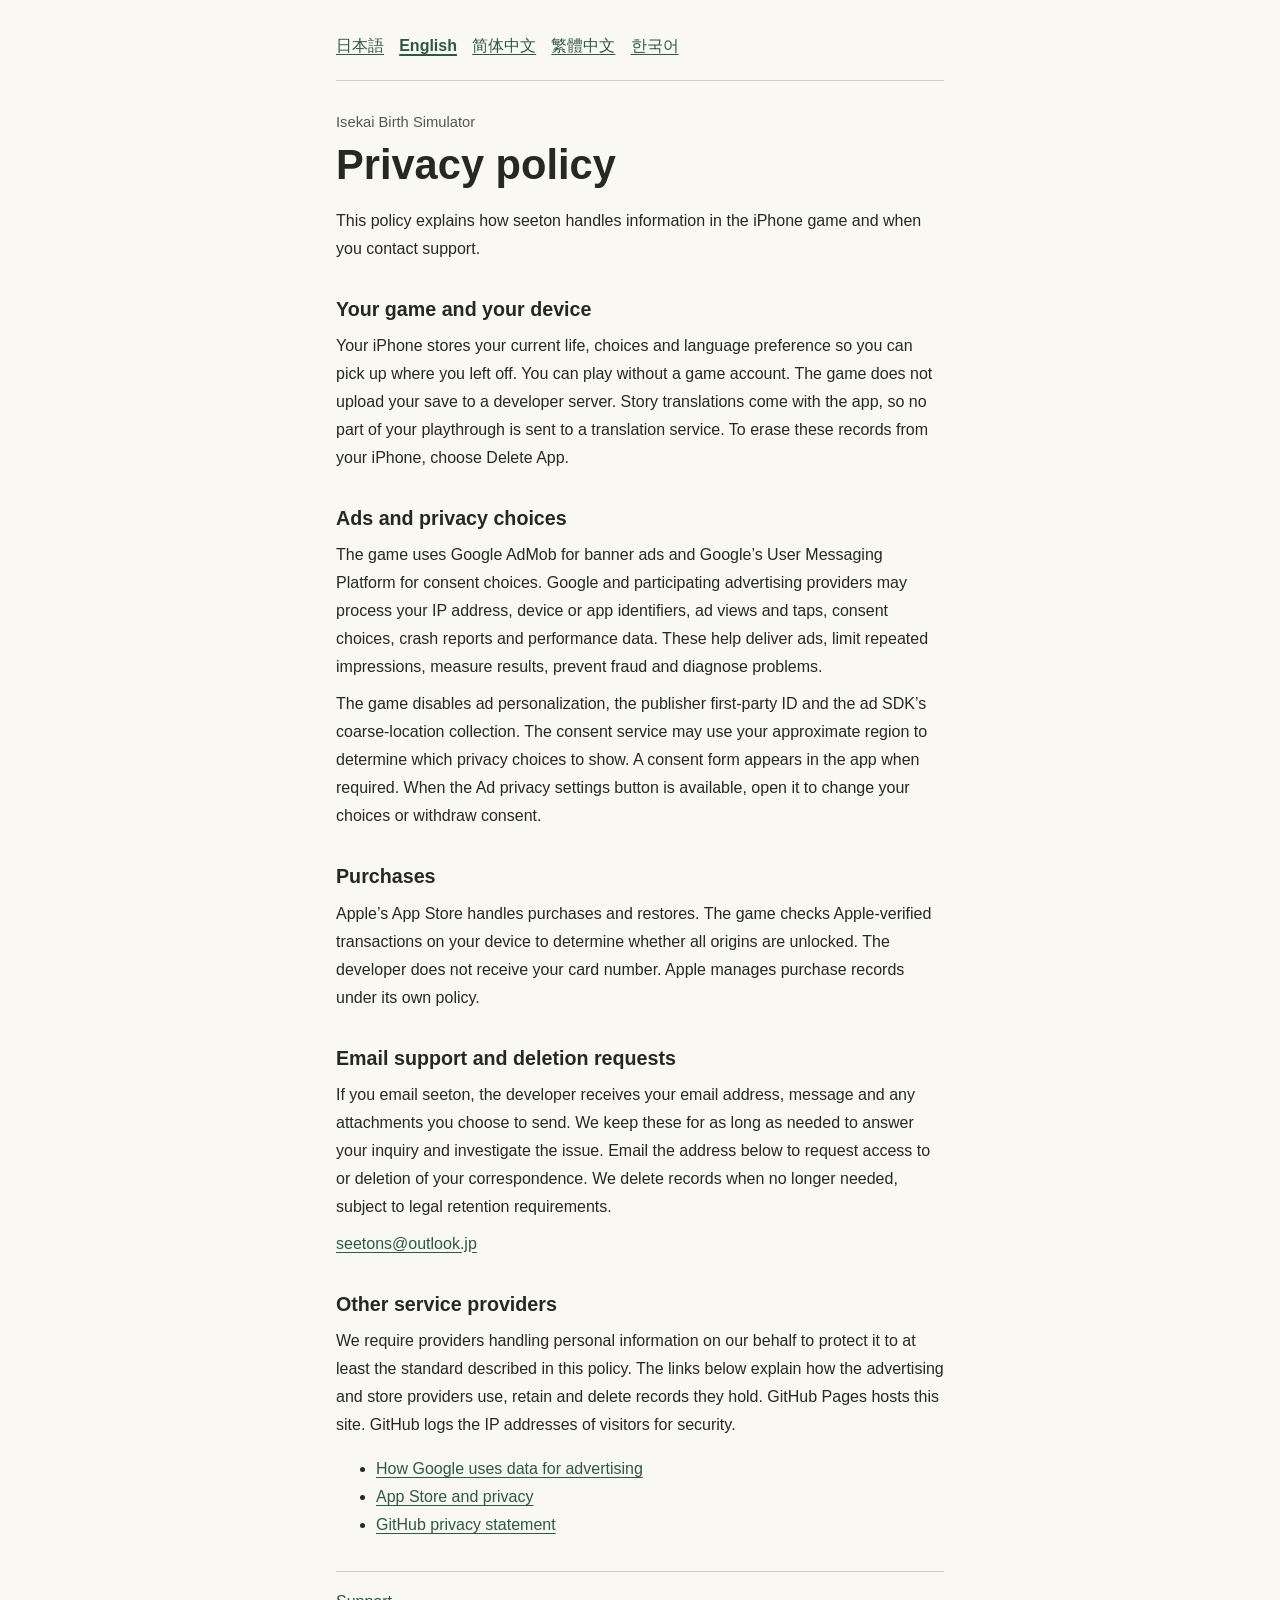
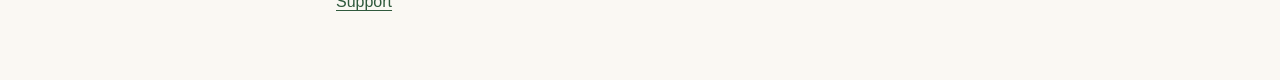
<file: isekai/privacy.html>
<!doctype html>
<html lang="ja">
<head>
<meta charset="utf-8">
<meta name="viewport" content="width=device-width, initial-scale=1">
<title>プライバシーポリシー · 異世界ライフシミュレーター</title>
<link rel="stylesheet" href="style.css">
<script src="language.js" defer></script>
</head>
<body>
<nav aria-label="Language"><a href="#ja" hreflang="ja" lang="ja">日本語</a>
<a href="#en" hreflang="en" lang="en">English</a>
<a href="#zh-Hans" hreflang="zh-Hans" lang="zh-Hans">简体中文</a>
<a href="#zh-Hant" hreflang="zh-Hant" lang="zh-Hant">繁體中文</a>
<a href="#ko" hreflang="ko" lang="ko">한국어</a></nav>
<main><article id="ja" lang="ja" data-title="プライバシーポリシー · 異世界ライフシミュレーター">
<p class="app">異世界ライフシミュレーター</p>
<h1>プライバシーポリシー</h1>
<p>seeton が提供する iPhone 版のゲームと、そのサポート窓口での情報の取り扱いを説明します。</p>
<h2>ゲームの記録</h2>
<p>進行中の人生、選んだ行動や設定言語は、続きから遊べるように iPhone 内に保存されます。ゲーム用のアカウントは不要です。開発者のサーバーへセーブデータを送信する機能はありません。物語の訳文もアプリに収録しているため、翻訳サービスにプレイ内容を送信することはありません。端末からこれらの記録を消すには、iPhone の「アプリを削除」を選んでください。</p>
<h2>広告とプライバシー設定</h2>
<p>バナー広告の配信に Google AdMob を、同意の確認に Google の User Messaging Platform を使用します。広告の配信、表示回数の制御、効果測定、不正防止、障害の診断のため、Google と広告配信に参加する事業者が、IP アドレス、端末やアプリの識別情報、広告の表示やタップ、同意の選択、クラッシュ・動作状況などのデータを扱う場合があります。</p>
<p>本アプリでは広告のパーソナライズ、パブリッシャーのファーストパーティ ID、広告 SDK のおおよその位置情報収集を無効にしています。同意管理サービスは、地域に応じた選択肢を表示するため、おおよその所在地を使用する場合があります。同意画面が必要な場合はアプリ内に表示されます。「広告のプライバシー設定」が表示されているときは、ここから選択を変更したり同意を撤回したりできます。</p>
<h2>出生の購入</h2>
<p>購入と復元は Apple の App Store が処理します。アプリは Apple が検証した取引情報を使い、全出生を利用できるかどうかを端末上で確認します。開発者がクレジットカード番号を受け取ることはありません。購入履歴は Apple のポリシーに従って管理されます。</p>
<h2>お問い合わせと削除の依頼</h2>
<p>メールでご連絡いただくと、seeton はメールアドレス、本文、ご自身で添付した資料を受け取り、返信や不具合の調査に必要な間保管します。お問い合わせ記録の開示・削除を希望される場合は、下のアドレスへご連絡ください。法令上保管が必要な記録を除き、不要になった情報は削除します。</p>
<p><a href="mailto:seetons@outlook.jp">seetons@outlook.jp</a></p>
<h2>外部サービス</h2>
<p>seeton は、個人情報の取り扱いを委託する事業者に、本ポリシーと同等以上の保護を求めます。広告・ストア各社が保有する記録の利用、保存期間、削除の手続きについては、以下の説明をご覧ください。このページは GitHub Pages で公開しており、アクセス元の IP アドレスは、セキュリティのため GitHub に記録されます。</p>
<ul><li><a href="https://policies.google.com/technologies/partner-sites">Google の広告サービスとデータの利用</a></li><li><a href="https://www.apple.com/legal/privacy/data/en/app-store/">App Store とプライバシー</a></li><li><a href="https://docs.github.com/en/site-policy/privacy-policies/github-general-privacy-statement">GitHub のプライバシー声明</a></li></ul>
<footer><a href="support.html#ja">サポート</a></footer>
</article>
<article id="en" lang="en" data-title="Privacy policy · Isekai Birth Simulator">
<p class="app">Isekai Birth Simulator</p>
<h1>Privacy policy</h1>
<p>This policy explains how seeton handles information in the iPhone game and when you contact support.</p>
<h2>Your game and your device</h2>
<p>Your iPhone stores your current life, choices and language preference so you can pick up where you left off. You can play without a game account. The game does not upload your save to a developer server. Story translations come with the app, so no part of your playthrough is sent to a translation service. To erase these records from your iPhone, choose Delete App.</p>
<h2>Ads and privacy choices</h2>
<p>The game uses Google AdMob for banner ads and Google’s User Messaging Platform for consent choices. Google and participating advertising providers may process your IP address, device or app identifiers, ad views and taps, consent choices, crash reports and performance data. These help deliver ads, limit repeated impressions, measure results, prevent fraud and diagnose problems.</p>
<p>The game disables ad personalization, the publisher first-party ID and the ad SDK’s coarse-location collection. The consent service may use your approximate region to determine which privacy choices to show. A consent form appears in the app when required. When the Ad privacy settings button is available, open it to change your choices or withdraw consent.</p>
<h2>Purchases</h2>
<p>Apple’s App Store handles purchases and restores. The game checks Apple-verified transactions on your device to determine whether all origins are unlocked. The developer does not receive your card number. Apple manages purchase records under its own policy.</p>
<h2>Email support and deletion requests</h2>
<p>If you email seeton, the developer receives your email address, message and any attachments you choose to send. We keep these for as long as needed to answer your inquiry and investigate the issue. Email the address below to request access to or deletion of your correspondence. We delete records when no longer needed, subject to legal retention requirements.</p>
<p><a href="mailto:seetons@outlook.jp">seetons@outlook.jp</a></p>
<h2>Other service providers</h2>
<p>We require providers handling personal information on our behalf to protect it to at least the standard described in this policy. The links below explain how the advertising and store providers use, retain and delete records they hold. GitHub Pages hosts this site. GitHub logs the IP addresses of visitors for security.</p>
<ul><li><a href="https://policies.google.com/technologies/partner-sites">How Google uses data for advertising</a></li><li><a href="https://www.apple.com/legal/privacy/data/en/app-store/">App Store and privacy</a></li><li><a href="https://docs.github.com/en/site-policy/privacy-policies/github-general-privacy-statement">GitHub privacy statement</a></li></ul>
<footer><a href="support.html#en">Support</a></footer>
</article>
<article id="zh-Hans" lang="zh-Hans" data-title="隐私政策 · 异世界人生模拟器">
<p class="app">异世界人生模拟器</p>
<h1>隐私政策</h1>
<p>本政策说明开发者 seeton 如何处理 iPhone 版游戏及玩家咨询中涉及的信息。</p>
<h2>游戏存档</h2>
<p>游戏会在 iPhone 上保存当前人生的进度、你的选择和语言偏好，让你下次继续游玩。游玩无需注册游戏账号。游戏不会把存档上传到开发者的服务器。所有译文都已包含在应用内，游玩内容不会发送给翻译服务。如需从 iPhone 中清除这些记录，请选择“删除 App”。</p>
<h2>广告与隐私选择</h2>
<p>游戏使用 Google AdMob 投放横幅广告，并通过 Google 的 User Messaging Platform 管理同意选项。为了投放广告、控制展示频率、衡量效果、防止欺诈及诊断故障，Google 和参与投放的广告服务商可能会处理 IP 地址、设备或应用标识符、广告展示和点击记录、同意选项、崩溃报告及性能数据。</p>
<p>本应用已停用广告个性化、发布商第一方标识符及广告 SDK 的大致位置收集功能。同意管理服务可能会根据你的大致位置显示适用于当地的隐私选项。需要征求同意时，游戏内会显示相应表单。当“广告隐私设置”按钮出现时，可在其中更改选择或撤回同意。</p>
<h2>购买出身</h2>
<p>购买和恢复购买均由 Apple 的 App Store 处理。游戏在设备上检查经 Apple 验证的交易信息，以确定是否已解锁全部出身。开发者不会收到你的银行卡号。购买记录由 Apple 按其政策管理。</p>
<h2>联系支持与申请删除</h2>
<p>如果你通过邮件联系 seeton，开发者会收到你的邮箱地址、邮件正文和你主动添加的附件。这些信息会保留至完成回复和问题调查所需的时间。如需查阅或删除往来邮件，请联系下方邮箱。除依法须保留的记录外，不再需要的信息会被删除。</p>
<p><a href="mailto:seetons@outlook.jp">seetons@outlook.jp</a></p>
<h2>第三方服务</h2>
<p>seeton 要求受托处理个人信息的服务商提供不低于本政策标准的保护。有关广告服务商和应用商店如何使用、保留及删除各自持有的记录，请参阅以下说明。本网站由 GitHub Pages 托管。为保障安全，GitHub 会记录访客的 IP 地址。</p>
<ul><li><a href="https://policies.google.com/technologies/partner-sites">Google 如何在广告服务中使用信息</a></li><li><a href="https://www.apple.com/legal/privacy/data/en/app-store/">App Store 与隐私</a></li><li><a href="https://docs.github.com/en/site-policy/privacy-policies/github-general-privacy-statement">GitHub 隐私声明</a></li></ul>
<footer><a href="support.html#zh-Hans">支持</a></footer>
</article>
<article id="zh-Hant" lang="zh-Hant" data-title="隱私權政策 · 異世界人生模擬器">
<p class="app">異世界人生模擬器</p>
<h1>隱私權政策</h1>
<p>本政策說明開發者 seeton 如何處理 iPhone 版遊戲及玩家來信中涉及的資料。</p>
<h2>遊戲存檔</h2>
<p>遊戲會在 iPhone 上儲存目前的人生進度、你做過的選擇及語言偏好，方便下次繼續遊玩。遊玩不需註冊遊戲帳號。遊戲不會將存檔上傳至開發者的伺服器。所有譯文都已收錄在 App 中，遊玩內容不會傳送給翻譯服務。如要從 iPhone 清除這些紀錄，請選擇「刪除 App」。</p>
<h2>廣告與隱私選擇</h2>
<p>遊戲使用 Google AdMob 刊登橫幅廣告，並透過 Google 的 User Messaging Platform 管理同意選項。為投放廣告、控制曝光頻率、衡量成效、防範詐欺及診斷故障，Google 和參與投放的廣告業者可能會處理 IP 位址、裝置或 App 識別碼、廣告曝光與點擊紀錄、同意選項、當機報告與效能資料。</p>
<p>本 App 已停用個人化廣告、發布商第一方識別碼，以及廣告 SDK 收集概略位置的功能。同意管理服務可能會使用你的概略位置，以顯示適用於當地的隱私選項。需要徵求同意時，遊戲內會顯示相關表單。如果出現「廣告隱私設定」按鈕，可以在當中變更選擇或撤回同意。</p>
<h2>購買出身</h2>
<p>購買與回復購買項目均由 Apple 的 App Store 處理。遊戲會在裝置上檢查經 Apple 驗證的交易資料，以判斷是否已解鎖全部出身。開發者不會收到你的信用卡號。購買紀錄由 Apple 依其政策管理。</p>
<h2>來信及刪除資料</h2>
<p>如果你寫信給 seeton，開發者會收到你的電子郵件地址、信件內容及你自行附上的檔案。這些資料只會保留到完成回覆及調查問題所需的時間。如需查閱或刪除往來信件，請聯絡下方信箱。除依法須保留的紀錄外，不再需要的資料會予以刪除。</p>
<p><a href="mailto:seetons@outlook.jp">seetons@outlook.jp</a></p>
<h2>第三方服務</h2>
<p>seeton 要求受託處理個人資料的服務商提供至少與本政策同等的保護。廣告業者和 App 商店如何使用、保存及刪除各自持有的紀錄，可參閱下方說明。本網站由 GitHub Pages 代管。基於安全考量，GitHub 會記錄訪客的 IP 位址。</p>
<ul><li><a href="https://policies.google.com/technologies/partner-sites">Google 如何在廣告服務中使用資料</a></li><li><a href="https://www.apple.com/legal/privacy/data/en/app-store/">App Store 與隱私權</a></li><li><a href="https://docs.github.com/en/site-policy/privacy-policies/github-general-privacy-statement">GitHub 隱私權聲明</a></li></ul>
<footer><a href="support.html#zh-Hant">支援</a></footer>
</article>
<article id="ko" lang="ko" data-title="개인정보 처리방침 · 이세계 인생 시뮬레이터">
<p class="app">이세계 인생 시뮬레이터</p>
<h1>개인정보 처리방침</h1>
<p>이 방침은 개발자 seeton이 iPhone 게임과 고객 문의를 통해 어떤 정보를 어떻게 처리하는지 설명합니다.</p>
<h2>게임 기록</h2>
<p>현재 진행 중인 삶, 게임 속 선택, 언어 설정은 다음에 이어서 플레이할 수 있도록 iPhone에 저장됩니다. 게임 계정 없이 플레이할 수 있습니다. 게임은 저장 데이터를 개발자 서버에 전송하지 않습니다. 번역문이 앱에 포함되어 있어 플레이 내용이 번역 서비스에 전달되는 일도 없습니다. 기기에서 이 기록을 지우려면 iPhone에서 ‘앱 삭제’를 선택하세요.</p>
<h2>광고 및 개인정보 설정</h2>
<p>게임은 배너 광고를 위해 Google AdMob을, 동의 선택을 관리하기 위해 Google의 User Messaging Platform을 사용합니다. 광고 제공, 노출 빈도 조절, 효과 측정, 부정행위 방지 및 오류 진단을 위해 Google과 광고 제공에 참여하는 업체가 IP 주소, 기기 또는 앱 식별자, 광고 노출 및 탭 기록, 동의 여부, 비정상 종료 및 성능 데이터를 처리할 수 있습니다.</p>
<p>앱은 광고 개인 최적화, 게시자 퍼스트 파티 ID, 광고 SDK의 대략적인 위치 수집 기능을 꺼 둡니다. 동의 관리 서비스는 지역에 맞는 개인정보 선택지를 표시하기 위해 대략적인 위치를 사용할 수 있습니다. 동의가 필요한 경우 게임 안에 동의 양식이 표시됩니다. ‘광고 개인정보 보호 설정’ 버튼이 보이면 이곳에서 선택 사항을 변경하거나 동의를 철회할 수 있습니다.</p>
<h2>출신 구입</h2>
<p>구입과 구입 내역 복원은 Apple의 App Store에서 처리합니다. 게임은 Apple에서 검증한 거래 정보를 기기에서 확인하여 모든 출신이 잠금 해제되었는지 판단합니다. 개발자가 카드 번호를 받는 일은 없습니다. 구입 내역은 Apple이 자체 방침에 따라 관리합니다.</p>
<h2>이메일 문의 및 삭제 요청</h2>
<p>seeton에게 이메일을 보내면 개발자는 이메일 주소, 본문 및 직접 첨부한 파일을 받습니다. 이 정보는 문의에 답하고 문제를 조사하는 데 필요한 기간 동안 보관합니다. 문의 기록의 열람이나 삭제를 원하시면 아래 주소로 요청해 주세요. 법령에 따라 보존해야 하는 기록을 제외하고, 더 이상 필요하지 않은 정보는 삭제합니다.</p>
<p><a href="mailto:seetons@outlook.jp">seetons@outlook.jp</a></p>
<h2>외부 서비스</h2>
<p>seeton은 개인정보 처리를 위탁받은 업체에 이 방침과 동등하거나 그 이상의 보호 수준을 요구합니다. 광고 서비스 제공업체와 앱 스토어가 각자 보유한 기록을 이용하고 보관하거나 삭제하는 방법은 아래에서 확인할 수 있습니다. 이 사이트는 GitHub Pages에서 제공합니다. GitHub는 보안을 위해 방문자의 IP 주소를 기록합니다.</p>
<ul><li><a href="https://policies.google.com/technologies/partner-sites">Google 광고 서비스의 정보 이용 방식</a></li><li><a href="https://www.apple.com/legal/privacy/data/en/app-store/">App Store 및 개인정보 보호</a></li><li><a href="https://docs.github.com/en/site-policy/privacy-policies/github-general-privacy-statement">GitHub 개인정보처리방침</a></li></ul>
<footer><a href="support.html#ko">고객 지원</a></footer>
</article></main>
</body>
</html>
</file>
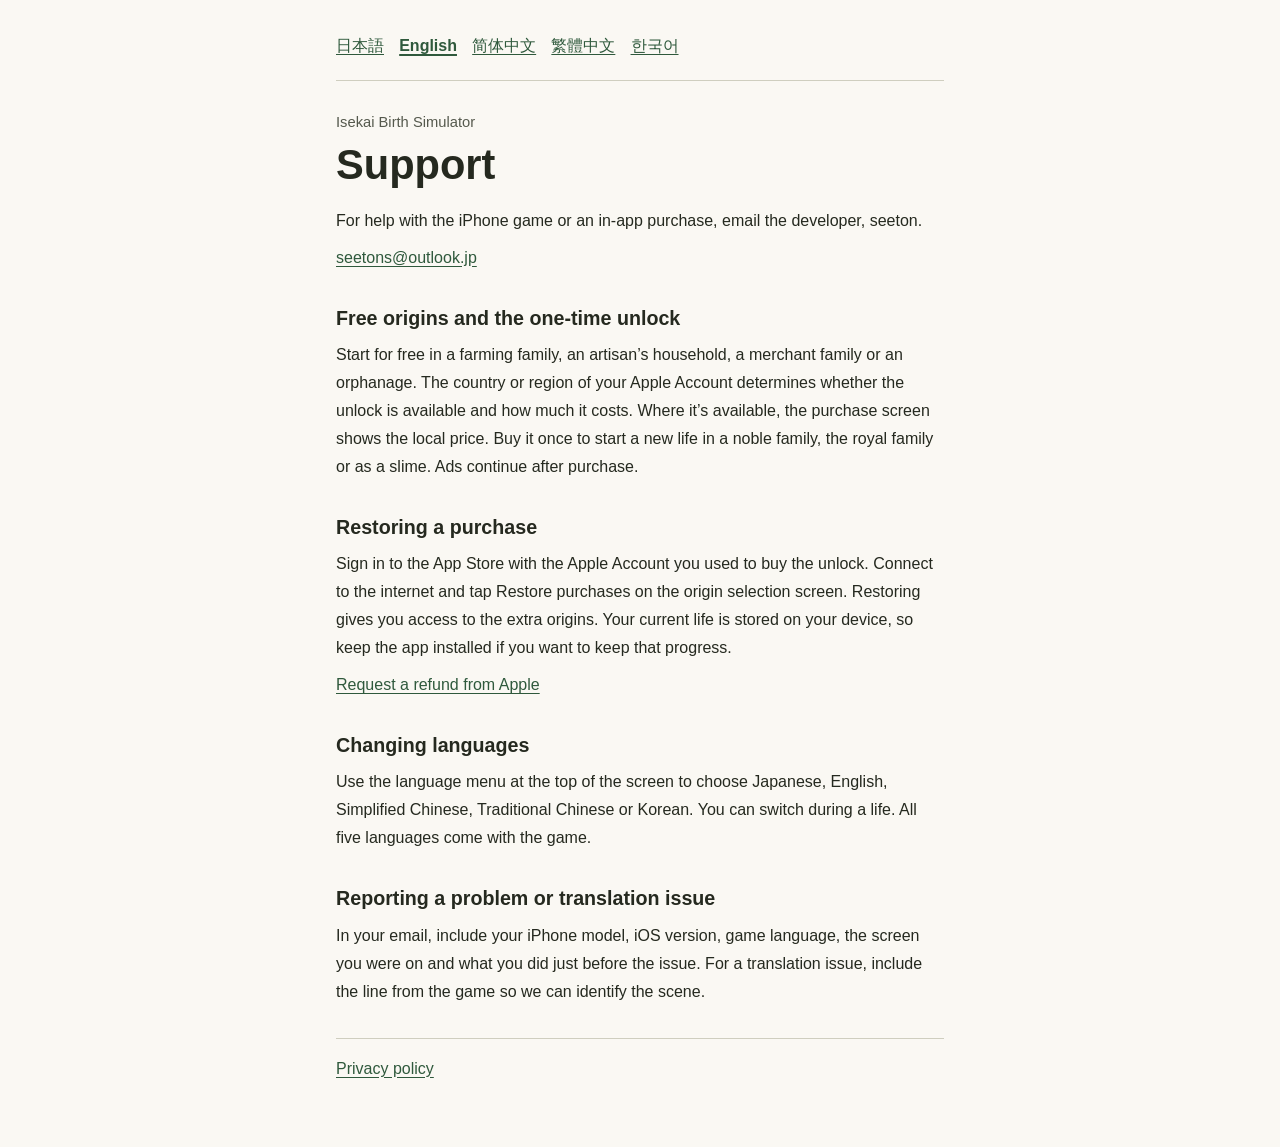
<file: isekai/support.html>
<!doctype html>
<html lang="ja">
<head>
<meta charset="utf-8">
<meta name="viewport" content="width=device-width, initial-scale=1">
<title>サポート · 異世界ライフシミュレーター</title>
<link rel="stylesheet" href="style.css">
<script src="language.js" defer></script>
</head>
<body>
<nav aria-label="Language"><a href="#ja" hreflang="ja" lang="ja">日本語</a>
<a href="#en" hreflang="en" lang="en">English</a>
<a href="#zh-Hans" hreflang="zh-Hans" lang="zh-Hans">简体中文</a>
<a href="#zh-Hant" hreflang="zh-Hant" lang="zh-Hant">繁體中文</a>
<a href="#ko" hreflang="ko" lang="ko">한국어</a></nav>
<main><article id="ja" lang="ja" data-title="サポート · 異世界ライフシミュレーター">
<p class="app">異世界ライフシミュレーター</p>
<h1>サポート</h1>
<p>iPhone 版の使い方や購入に関するお問い合わせは、開発者の seeton がメールで受け付けています。</p>
<p><a href="mailto:seetons@outlook.jp">seetons@outlook.jp</a></p>
<h2>無料で選べる出生と買い切り購入</h2>
<p>農家・職人の家・商家・孤児院の4種類で無料で始められます。「すべての出生を解放」の販売の有無と価格は、Apple Account の国または地域によって決まります。販売地域では、購入画面に表示された価格で一度購入すると、新しい人生で貴族の家・王家・スライムも選べます。購入後も広告は表示されます。</p>
<h2>購入した出生をもう一度使うには</h2>
<p>購入時と同じ Apple Account で App Store にサインインし、インターネットに接続してから、出生を選ぶ画面の「購入を復元」をタップしてください。復元の対象は追加の出生です。進行中の人生は端末に保存されるため、セーブが必要なときはアプリを削除しないでください。</p>
<p><a href="https://reportaproblem.apple.com/">Apple に返金を申請する</a></p>
<h2>言語の切り替え</h2>
<p>画面上部の言語メニューで日本語・英語・簡体字中国語・繁体字中国語・韓国語を選べます。同じ人生の途中でも切り替えられ、ダウンロードは不要です。</p>
<h2>不具合や翻訳のご連絡</h2>
<p>お使いの iPhone、iOS のバージョン、ゲーム内の言語、問題が起きた画面と直前の操作をメールでお知らせください。翻訳については、該当の文章を添えていただくと場面を特定しやすくなります。</p>
<footer><a href="privacy.html#ja">プライバシーポリシー</a></footer>
</article>
<article id="en" lang="en" data-title="Support · Isekai Birth Simulator">
<p class="app">Isekai Birth Simulator</p>
<h1>Support</h1>
<p>For help with the iPhone game or an in-app purchase, email the developer, seeton.</p>
<p><a href="mailto:seetons@outlook.jp">seetons@outlook.jp</a></p>
<h2>Free origins and the one-time unlock</h2>
<p>Start for free in a farming family, an artisan’s household, a merchant family or an orphanage. The country or region of your Apple Account determines whether the unlock is available and how much it costs. Where it’s available, the purchase screen shows the local price. Buy it once to start a new life in a noble family, the royal family or as a slime. Ads continue after purchase.</p>
<h2>Restoring a purchase</h2>
<p>Sign in to the App Store with the Apple Account you used to buy the unlock. Connect to the internet and tap Restore purchases on the origin selection screen. Restoring gives you access to the extra origins. Your current life is stored on your device, so keep the app installed if you want to keep that progress.</p>
<p><a href="https://reportaproblem.apple.com/">Request a refund from Apple</a></p>
<h2>Changing languages</h2>
<p>Use the language menu at the top of the screen to choose Japanese, English, Simplified Chinese, Traditional Chinese or Korean. You can switch during a life. All five languages come with the game.</p>
<h2>Reporting a problem or translation issue</h2>
<p>In your email, include your iPhone model, iOS version, game language, the screen you were on and what you did just before the issue. For a translation issue, include the line from the game so we can identify the scene.</p>
<footer><a href="privacy.html#en">Privacy policy</a></footer>
</article>
<article id="zh-Hans" lang="zh-Hans" data-title="支持 · 异世界人生模拟器">
<p class="app">异世界人生模拟器</p>
<h1>支持</h1>
<p>如果你在 iPhone 版游戏或应用内购买方面遇到问题，可以通过电子邮件联系开发者 seeton。</p>
<p><a href="mailto:seetons@outlook.jp">seetons@outlook.jp</a></p>
<h2>免费出身和一次性解锁</h2>
<p>免费即可从农家、工匠之家、商家或孤儿院开始。能否购买额外出身以及购买价格，取决于你的 Apple 账户所设的国家或地区。如果当地商店提供这项购买，购买界面会显示当地价格。购买一次，开始新人生时就能选择贵族之家、王室或史莱姆。购买后仍会显示广告。</p>
<h2>如何恢复购买</h2>
<p>使用购买时的 Apple 账户登录 App Store，连接网络，在选择出身的界面轻点“恢复购买”。恢复后即可再次使用额外出身。你当前的人生进度保存在设备上，想保留进度时请保留应用。</p>
<p><a href="https://reportaproblem.apple.com/">向 Apple 申请退款</a></p>
<h2>切换语言</h2>
<p>在画面顶部的语言菜单中，可选择日语、英语、简体中文、繁体中文或韩语。游玩途中也能切换，所有译文均已随游戏安装。</p>
<h2>反馈问题或翻译错误</h2>
<p>请在邮件中写明 iPhone 机型、iOS 版本、游戏语言、出现问题的界面及此前的操作。若要反馈翻译问题，请附上相关原句，方便我们找到对应场景。</p>
<footer><a href="privacy.html#zh-Hans">隐私政策</a></footer>
</article>
<article id="zh-Hant" lang="zh-Hant" data-title="支援 · 異世界人生模擬器">
<p class="app">異世界人生模擬器</p>
<h1>支援</h1>
<p>對 iPhone 版遊戲或 App 內購買項目有疑問時，可透過電子郵件聯絡開發者 seeton。</p>
<p><a href="mailto:seetons@outlook.jp">seetons@outlook.jp</a></p>
<h2>免費出身與一次購買</h2>
<p>你可以免費投生在農家、工匠之家、商家或孤兒院。能否購買額外出身及其價格，取決於你的 Apple 帳號所設定的國家或地區。如果當地商店有販售，購買畫面會顯示當地價格。購買一次後，開始新人生時就能選擇貴族之家、王室或史萊姆。購買後仍會顯示廣告。</p>
<h2>如何回復購買項目</h2>
<p>使用當時購買的 Apple 帳號登入 App Store，連上網路後，在選擇出身的畫面點選「回復購買項目」。回復後即可再次使用額外的出身。目前的人生進度儲存在裝置上，若想保留進度，請保留 App。</p>
<p><a href="https://reportaproblem.apple.com/">向 Apple 申請退款</a></p>
<h2>切換語言</h2>
<p>在畫面頂端的語言選單，可以選擇日文、英文、簡體中文、繁體中文或韓文。即使玩到一半也能切換，所有譯文都已隨遊戲安裝。</p>
<h2>回報問題或翻譯錯誤</h2>
<p>請在信中註明 iPhone 機型、iOS 版本、遊戲語言、發生問題的畫面，以及當時做了哪些操作。如果是翻譯問題，請附上遊戲中的句子，方便我們找到對應的場景。</p>
<footer><a href="privacy.html#zh-Hant">隱私權政策</a></footer>
</article>
<article id="ko" lang="ko" data-title="고객 지원 · 이세계 인생 시뮬레이터">
<p class="app">이세계 인생 시뮬레이터</p>
<h1>고객 지원</h1>
<p>iPhone 게임 이용이나 앱 내 구입에 관해 궁금한 점은 개발자 seeton에게 이메일로 문의해 주세요.</p>
<p><a href="mailto:seetons@outlook.jp">seetons@outlook.jp</a></p>
<h2>무료 출신과 한 번으로 끝나는 구입</h2>
<p>농가, 장인의 집, 상인의 집, 고아원에서 무료로 시작할 수 있습니다. 추가 출신의 구입 가능 여부와 가격은 Apple 계정에 설정된 국가 또는 지역에 따라 달라집니다. 이 상품을 판매하는 지역에서는 구입 화면에 현지 가격이 표시됩니다. 한 번 구입하면 새로운 삶을 시작할 때 귀족 가문, 왕가, 슬라임도 선택할 수 있습니다. 구입 후에도 광고는 계속 표시됩니다.</p>
<h2>구입한 출신 복원하기</h2>
<p>구입할 때 사용한 Apple 계정으로 App Store에 로그인하세요. 인터넷에 연결한 뒤 출신 선택 화면에서 ‘구매 복원’을 누르면 추가 출신을 다시 이용할 수 있습니다. 진행 중인 삶은 기기에 저장되므로 진행 상황을 유지하려면 앱을 삭제하지 마세요.</p>
<p><a href="https://reportaproblem.apple.com/">Apple에 환불 요청하기</a></p>
<h2>언어 바꾸기</h2>
<p>화면 상단의 언어 메뉴에서 일본어, 영어, 중국어 간체, 중국어 번체 또는 한국어를 선택하세요. 플레이 도중에도 바꿀 수 있으며, 모든 번역문이 게임에 포함되어 있습니다.</p>
<h2>오류 및 번역 제보</h2>
<p>iPhone 모델, iOS 버전, 게임 언어, 문제가 발생한 화면과 직전에 한 조작을 이메일에 적어 주세요. 번역 관련 문의에는 해당 문장을 함께 적어 주시면 장면을 찾는 데 도움이 됩니다.</p>
<footer><a href="privacy.html#ko">개인정보 처리방침</a></footer>
</article></main>
</body>
</html>
</file>
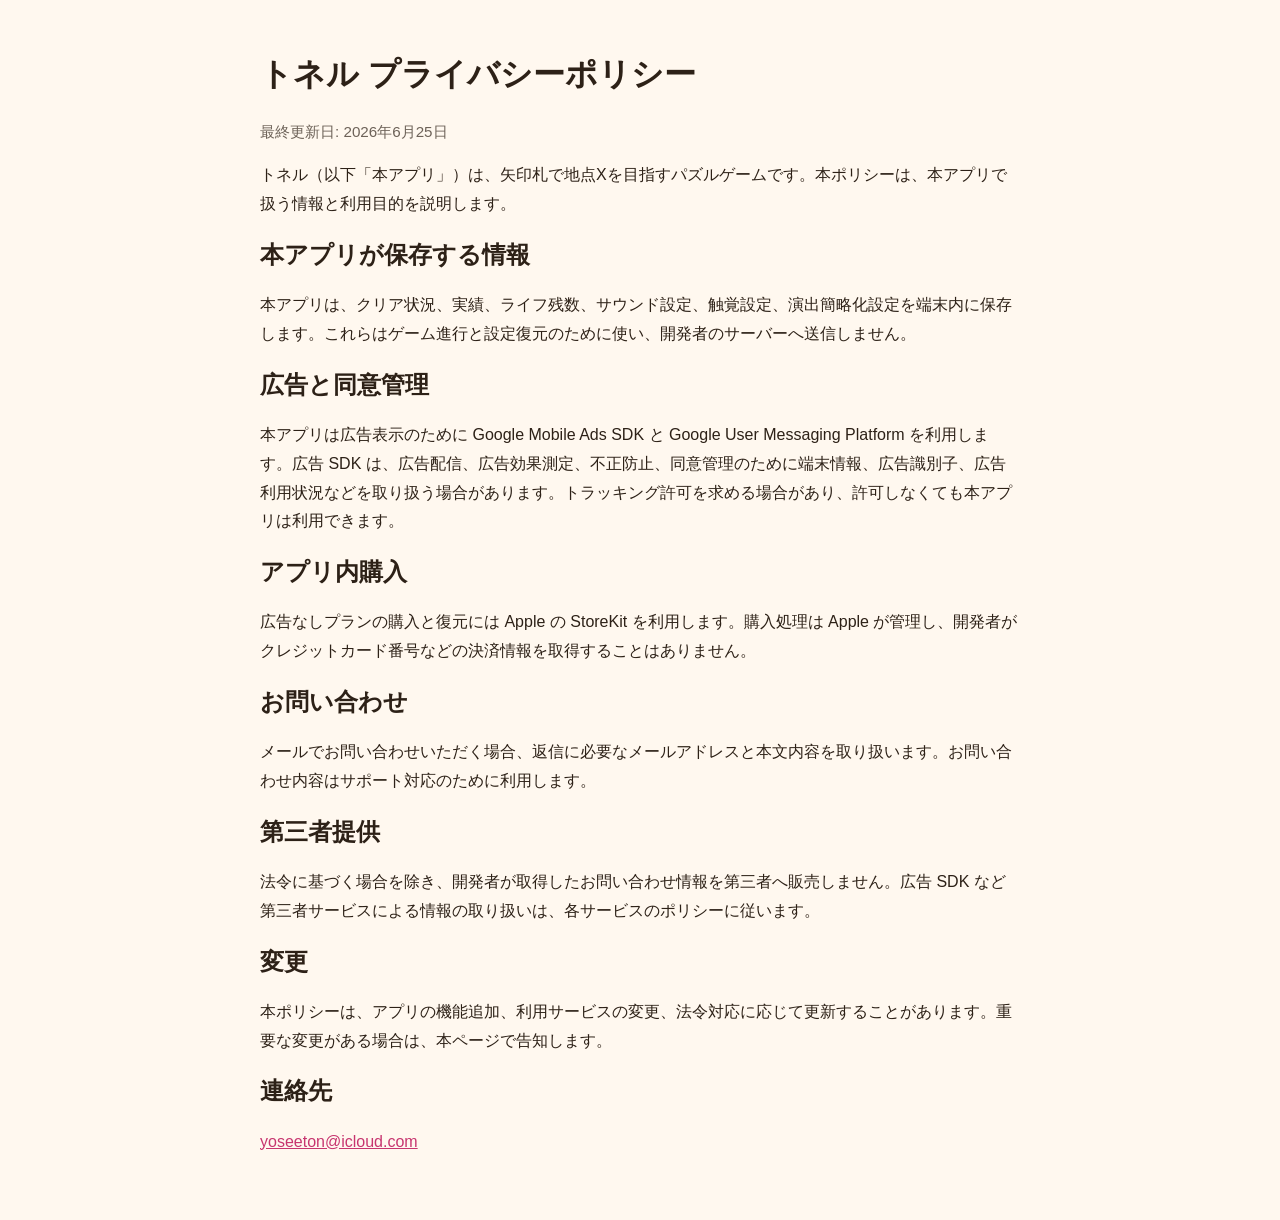
<file: tonel/privacy.html>
<!doctype html>
<html lang="ja">
  <head>
    <meta charset="utf-8">
    <meta name="viewport" content="width=device-width, initial-scale=1">
    <title>トネル プライバシーポリシー</title>
    <style>
      body {
        margin: 0;
        font-family: -apple-system, BlinkMacSystemFont, "Hiragino Sans", "Noto Sans JP", sans-serif;
        line-height: 1.8;
        color: #2d2117;
        background: #fff8ef;
      }
      main {
        max-width: 760px;
        margin: 0 auto;
        padding: 32px 20px 48px;
      }
      h1, h2 {
        line-height: 1.35;
      }
      a {
        color: #c7356f;
      }
      .updated {
        color: #6d6258;
        font-size: 0.95rem;
      }
    </style>
  </head>
  <body>
    <main>
      <h1>トネル プライバシーポリシー</h1>
      <p class="updated">最終更新日: 2026年6月25日</p>

      <p>トネル（以下「本アプリ」）は、矢印札で地点Xを目指すパズルゲームです。本ポリシーは、本アプリで扱う情報と利用目的を説明します。</p>

      <h2>本アプリが保存する情報</h2>
      <p>本アプリは、クリア状況、実績、ライフ残数、サウンド設定、触覚設定、演出簡略化設定を端末内に保存します。これらはゲーム進行と設定復元のために使い、開発者のサーバーへ送信しません。</p>

      <h2>広告と同意管理</h2>
      <p>本アプリは広告表示のために Google Mobile Ads SDK と Google User Messaging Platform を利用します。広告 SDK は、広告配信、広告効果測定、不正防止、同意管理のために端末情報、広告識別子、広告利用状況などを取り扱う場合があります。トラッキング許可を求める場合があり、許可しなくても本アプリは利用できます。</p>

      <h2>アプリ内購入</h2>
      <p>広告なしプランの購入と復元には Apple の StoreKit を利用します。購入処理は Apple が管理し、開発者がクレジットカード番号などの決済情報を取得することはありません。</p>

      <h2>お問い合わせ</h2>
      <p>メールでお問い合わせいただく場合、返信に必要なメールアドレスと本文内容を取り扱います。お問い合わせ内容はサポート対応のために利用します。</p>

      <h2>第三者提供</h2>
      <p>法令に基づく場合を除き、開発者が取得したお問い合わせ情報を第三者へ販売しません。広告 SDK など第三者サービスによる情報の取り扱いは、各サービスのポリシーに従います。</p>

      <h2>変更</h2>
      <p>本ポリシーは、アプリの機能追加、利用サービスの変更、法令対応に応じて更新することがあります。重要な変更がある場合は、本ページで告知します。</p>

      <h2>連絡先</h2>
      <p><a href="mailto:yoseeton@icloud.com">yoseeton@icloud.com</a></p>
    </main>
  </body>
</html>
</file>
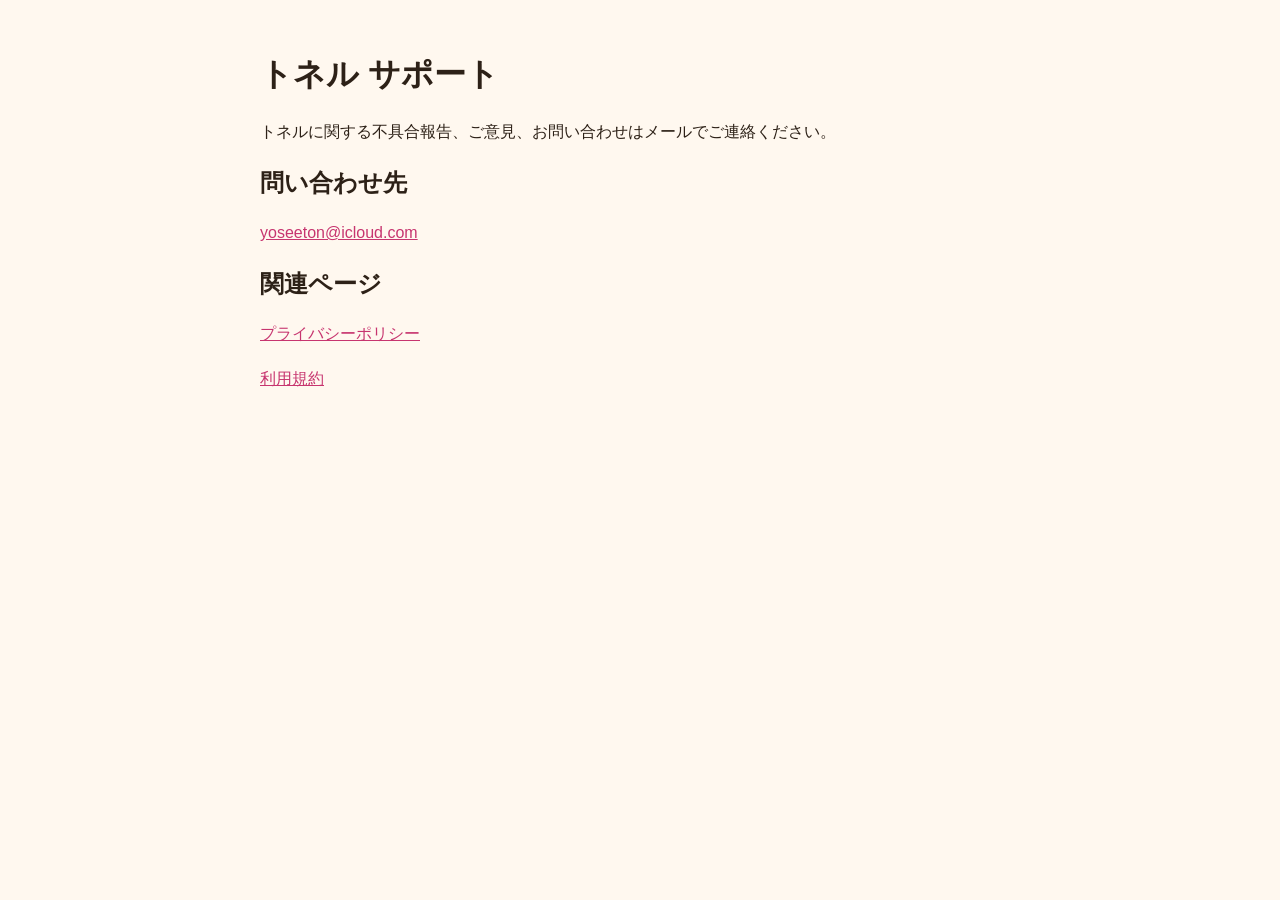
<file: tonel/support.html>
<!doctype html>
<html lang="ja">
  <head>
    <meta charset="utf-8">
    <meta name="viewport" content="width=device-width, initial-scale=1">
    <title>トネル サポート</title>
    <style>
      body {
        margin: 0;
        font-family: -apple-system, BlinkMacSystemFont, "Hiragino Sans", "Noto Sans JP", sans-serif;
        line-height: 1.8;
        color: #2d2117;
        background: #fff8ef;
      }
      main {
        max-width: 760px;
        margin: 0 auto;
        padding: 32px 20px 48px;
      }
      h1, h2 {
        line-height: 1.35;
      }
      a {
        color: #c7356f;
      }
    </style>
  </head>
  <body>
    <main>
      <h1>トネル サポート</h1>
      <p>トネルに関する不具合報告、ご意見、お問い合わせはメールでご連絡ください。</p>

      <h2>問い合わせ先</h2>
      <p><a href="mailto:yoseeton@icloud.com">yoseeton@icloud.com</a></p>

      <h2>関連ページ</h2>
      <p><a href="./privacy.html">プライバシーポリシー</a></p>
      <p><a href="./terms.html">利用規約</a></p>
    </main>
  </body>
</html>
</file>
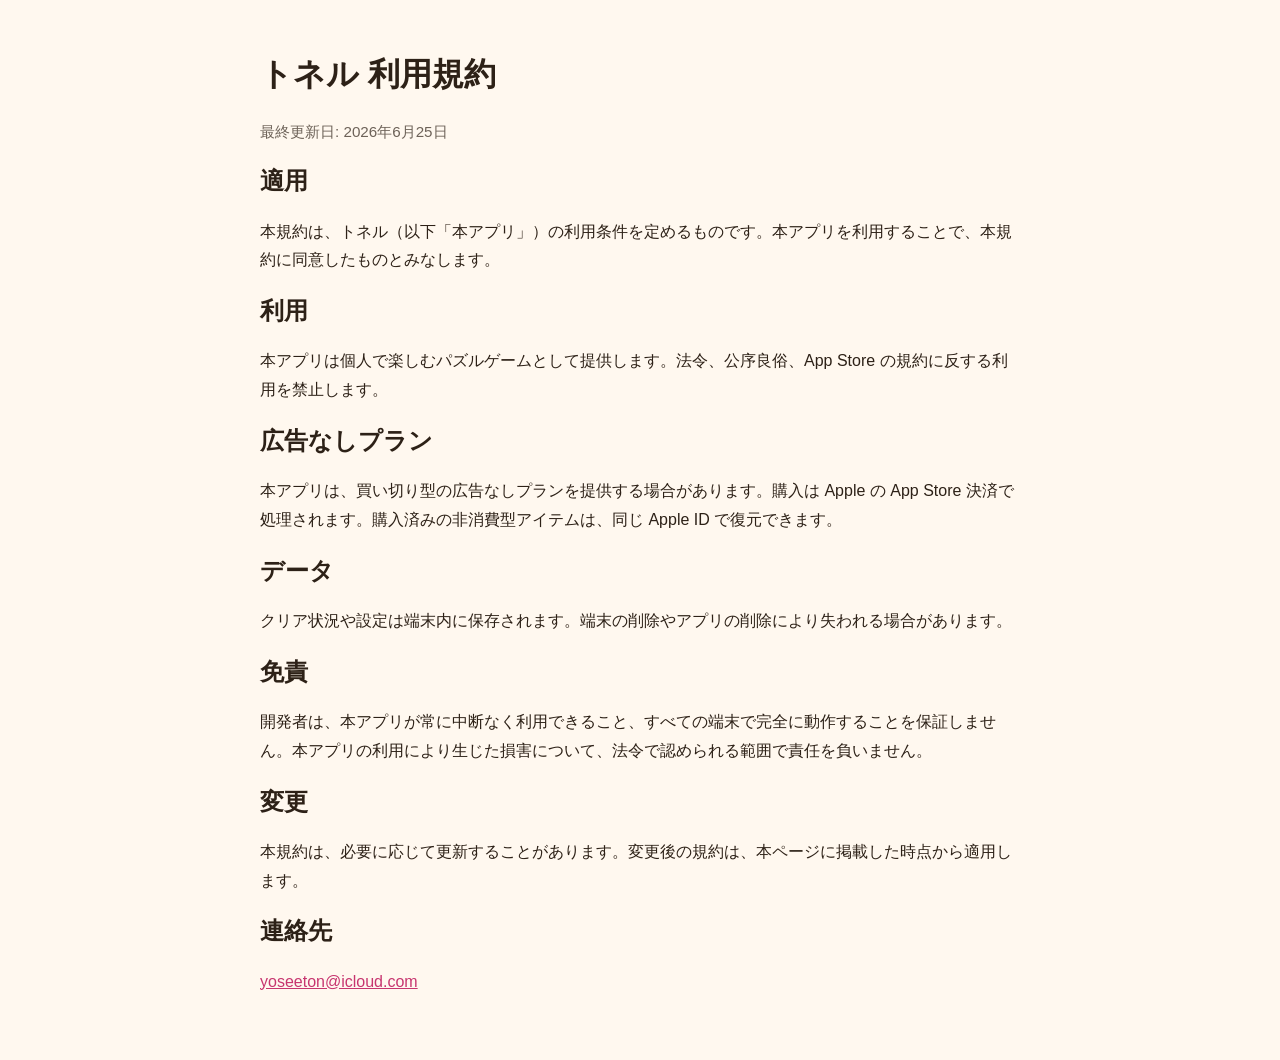
<file: tonel/terms.html>
<!doctype html>
<html lang="ja">
  <head>
    <meta charset="utf-8">
    <meta name="viewport" content="width=device-width, initial-scale=1">
    <title>トネル 利用規約</title>
    <style>
      body {
        margin: 0;
        font-family: -apple-system, BlinkMacSystemFont, "Hiragino Sans", "Noto Sans JP", sans-serif;
        line-height: 1.8;
        color: #2d2117;
        background: #fff8ef;
      }
      main {
        max-width: 760px;
        margin: 0 auto;
        padding: 32px 20px 48px;
      }
      h1, h2 {
        line-height: 1.35;
      }
      a {
        color: #c7356f;
      }
      .updated {
        color: #6d6258;
        font-size: 0.95rem;
      }
    </style>
  </head>
  <body>
    <main>
      <h1>トネル 利用規約</h1>
      <p class="updated">最終更新日: 2026年6月25日</p>

      <h2>適用</h2>
      <p>本規約は、トネル（以下「本アプリ」）の利用条件を定めるものです。本アプリを利用することで、本規約に同意したものとみなします。</p>

      <h2>利用</h2>
      <p>本アプリは個人で楽しむパズルゲームとして提供します。法令、公序良俗、App Store の規約に反する利用を禁止します。</p>

      <h2>広告なしプラン</h2>
      <p>本アプリは、買い切り型の広告なしプランを提供する場合があります。購入は Apple の App Store 決済で処理されます。購入済みの非消費型アイテムは、同じ Apple ID で復元できます。</p>

      <h2>データ</h2>
      <p>クリア状況や設定は端末内に保存されます。端末の削除やアプリの削除により失われる場合があります。</p>

      <h2>免責</h2>
      <p>開発者は、本アプリが常に中断なく利用できること、すべての端末で完全に動作することを保証しません。本アプリの利用により生じた損害について、法令で認められる範囲で責任を負いません。</p>

      <h2>変更</h2>
      <p>本規約は、必要に応じて更新することがあります。変更後の規約は、本ページに掲載した時点から適用します。</p>

      <h2>連絡先</h2>
      <p><a href="mailto:yoseeton@icloud.com">yoseeton@icloud.com</a></p>
    </main>
  </body>
</html>
</file>
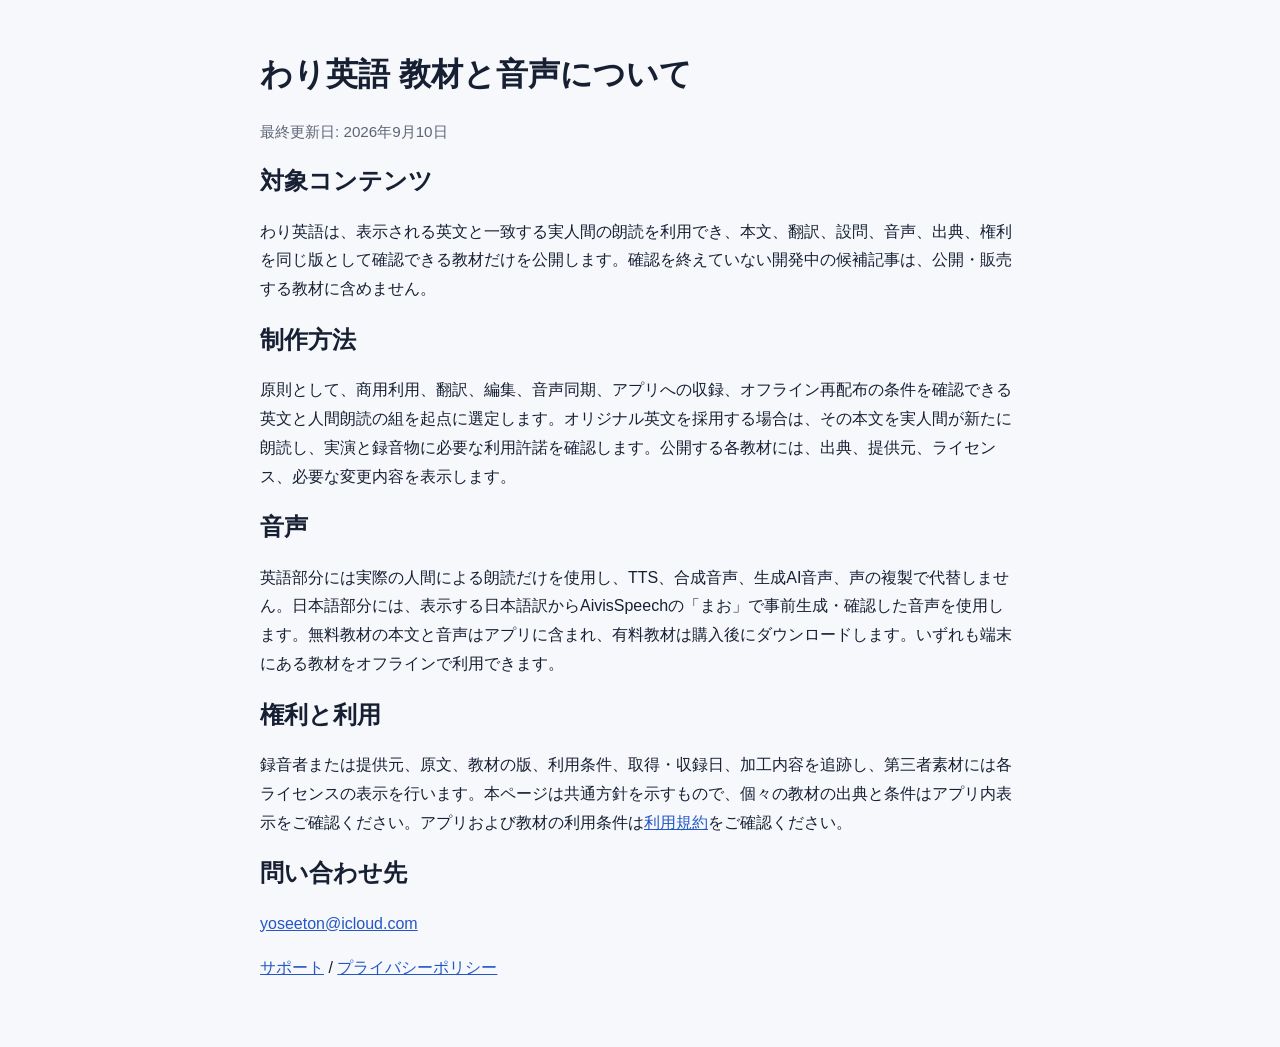
<file: warieigo/original-content.html>
<!doctype html>
<html lang="ja">
  <head>
    <meta charset="utf-8">
    <meta name="viewport" content="width=device-width, initial-scale=1">
    <title>わり英語 教材と音声について</title>
    <style>
      body { margin: 0; font-family: -apple-system, BlinkMacSystemFont, "Hiragino Sans", "Noto Sans JP", sans-serif; line-height: 1.8; color: #172033; background: #f6f8fc; }
      main { max-width: 760px; margin: 0 auto; padding: 32px 20px 48px; }
      h1, h2 { line-height: 1.35; }
      a { color: #2457c5; }
      .updated { color: #5d6575; font-size: 0.95rem; }
    </style>
  </head>
  <body>
    <main>
      <h1>わり英語 教材と音声について</h1>
      <p class="updated">最終更新日: 2026年9月10日</p>

      <h2>対象コンテンツ</h2>
      <p>わり英語は、表示される英文と一致する実人間の朗読を利用でき、本文、翻訳、設問、音声、出典、権利を同じ版として確認できる教材だけを公開します。確認を終えていない開発中の候補記事は、公開・販売する教材に含めません。</p>

      <h2>制作方法</h2>
      <p>原則として、商用利用、翻訳、編集、音声同期、アプリへの収録、オフライン再配布の条件を確認できる英文と人間朗読の組を起点に選定します。オリジナル英文を採用する場合は、その本文を実人間が新たに朗読し、実演と録音物に必要な利用許諾を確認します。公開する各教材には、出典、提供元、ライセンス、必要な変更内容を表示します。</p>

      <h2>音声</h2>
      <p>英語部分には実際の人間による朗読だけを使用し、TTS、合成音声、生成AI音声、声の複製で代替しません。日本語部分には、表示する日本語訳からAivisSpeechの「まお」で事前生成・確認した音声を使用します。無料教材の本文と音声はアプリに含まれ、有料教材は購入後にダウンロードします。いずれも端末にある教材をオフラインで利用できます。</p>

      <h2>権利と利用</h2>
      <p>録音者または提供元、原文、教材の版、利用条件、取得・収録日、加工内容を追跡し、第三者素材には各ライセンスの表示を行います。本ページは共通方針を示すもので、個々の教材の出典と条件はアプリ内表示をご確認ください。アプリおよび教材の利用条件は<a href="./terms.html">利用規約</a>をご確認ください。</p>

      <h2>問い合わせ先</h2>
      <p><a href="mailto:yoseeton@icloud.com">yoseeton@icloud.com</a></p>
      <p><a href="./support.html">サポート</a> / <a href="./privacy.html">プライバシーポリシー</a></p>
    </main>
  </body>
</html>
</file>
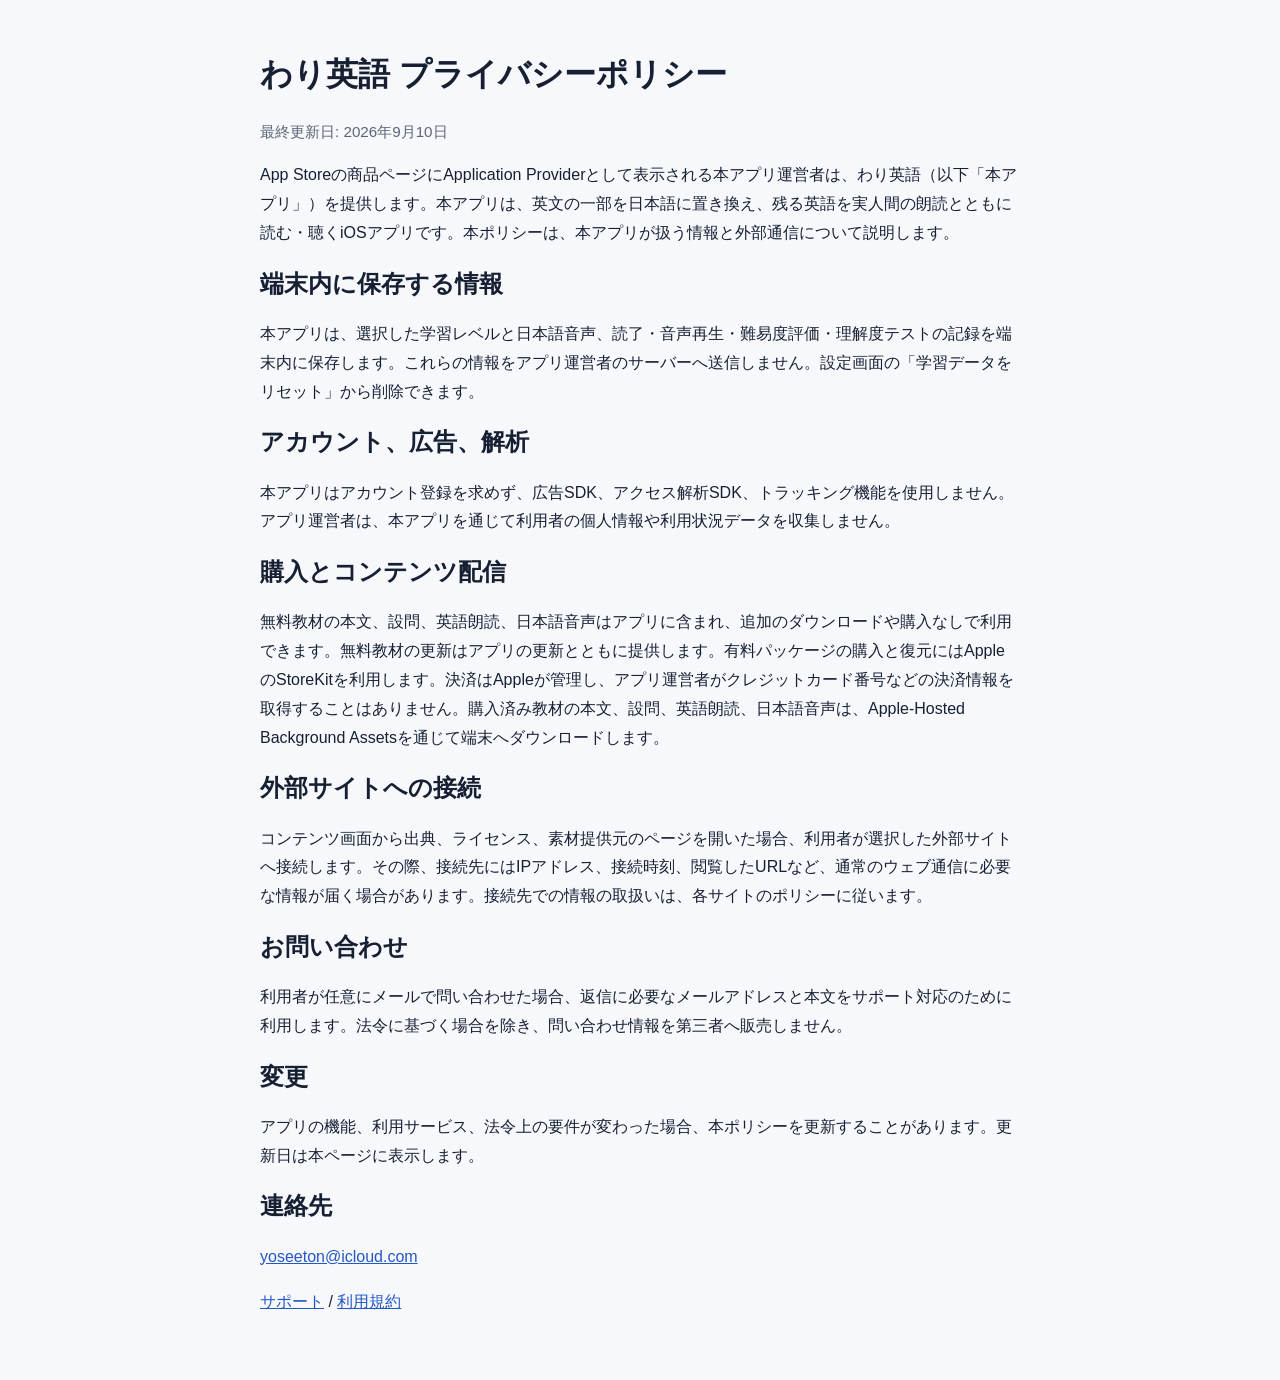
<file: warieigo/privacy.html>
<!doctype html>
<html lang="ja">
  <head>
    <meta charset="utf-8">
    <meta name="viewport" content="width=device-width, initial-scale=1">
    <title>わり英語 プライバシーポリシー</title>
    <style>
      body { margin: 0; font-family: -apple-system, BlinkMacSystemFont, "Hiragino Sans", "Noto Sans JP", sans-serif; line-height: 1.8; color: #172033; background: #f6f8fc; }
      main { max-width: 760px; margin: 0 auto; padding: 32px 20px 48px; }
      h1, h2 { line-height: 1.35; }
      a { color: #2457c5; }
      .updated { color: #5d6575; font-size: 0.95rem; }
    </style>
  </head>
  <body>
    <main>
      <h1>わり英語 プライバシーポリシー</h1>
      <p class="updated">最終更新日: 2026年9月10日</p>

      <p>App Storeの商品ページにApplication Providerとして表示される本アプリ運営者は、わり英語（以下「本アプリ」）を提供します。本アプリは、英文の一部を日本語に置き換え、残る英語を実人間の朗読とともに読む・聴くiOSアプリです。本ポリシーは、本アプリが扱う情報と外部通信について説明します。</p>

      <h2>端末内に保存する情報</h2>
      <p>本アプリは、選択した学習レベルと日本語音声、読了・音声再生・難易度評価・理解度テストの記録を端末内に保存します。これらの情報をアプリ運営者のサーバーへ送信しません。設定画面の「学習データをリセット」から削除できます。</p>

      <h2>アカウント、広告、解析</h2>
      <p>本アプリはアカウント登録を求めず、広告SDK、アクセス解析SDK、トラッキング機能を使用しません。アプリ運営者は、本アプリを通じて利用者の個人情報や利用状況データを収集しません。</p>

      <h2>購入とコンテンツ配信</h2>
      <p>無料教材の本文、設問、英語朗読、日本語音声はアプリに含まれ、追加のダウンロードや購入なしで利用できます。無料教材の更新はアプリの更新とともに提供します。有料パッケージの購入と復元にはAppleのStoreKitを利用します。決済はAppleが管理し、アプリ運営者がクレジットカード番号などの決済情報を取得することはありません。購入済み教材の本文、設問、英語朗読、日本語音声は、Apple-Hosted Background Assetsを通じて端末へダウンロードします。</p>

      <h2>外部サイトへの接続</h2>
      <p>コンテンツ画面から出典、ライセンス、素材提供元のページを開いた場合、利用者が選択した外部サイトへ接続します。その際、接続先にはIPアドレス、接続時刻、閲覧したURLなど、通常のウェブ通信に必要な情報が届く場合があります。接続先での情報の取扱いは、各サイトのポリシーに従います。</p>

      <h2>お問い合わせ</h2>
      <p>利用者が任意にメールで問い合わせた場合、返信に必要なメールアドレスと本文をサポート対応のために利用します。法令に基づく場合を除き、問い合わせ情報を第三者へ販売しません。</p>

      <h2>変更</h2>
      <p>アプリの機能、利用サービス、法令上の要件が変わった場合、本ポリシーを更新することがあります。更新日は本ページに表示します。</p>

      <h2>連絡先</h2>
      <p><a href="mailto:yoseeton@icloud.com">yoseeton@icloud.com</a></p>
      <p><a href="./support.html">サポート</a> / <a href="./terms.html">利用規約</a></p>
    </main>
  </body>
</html>
</file>
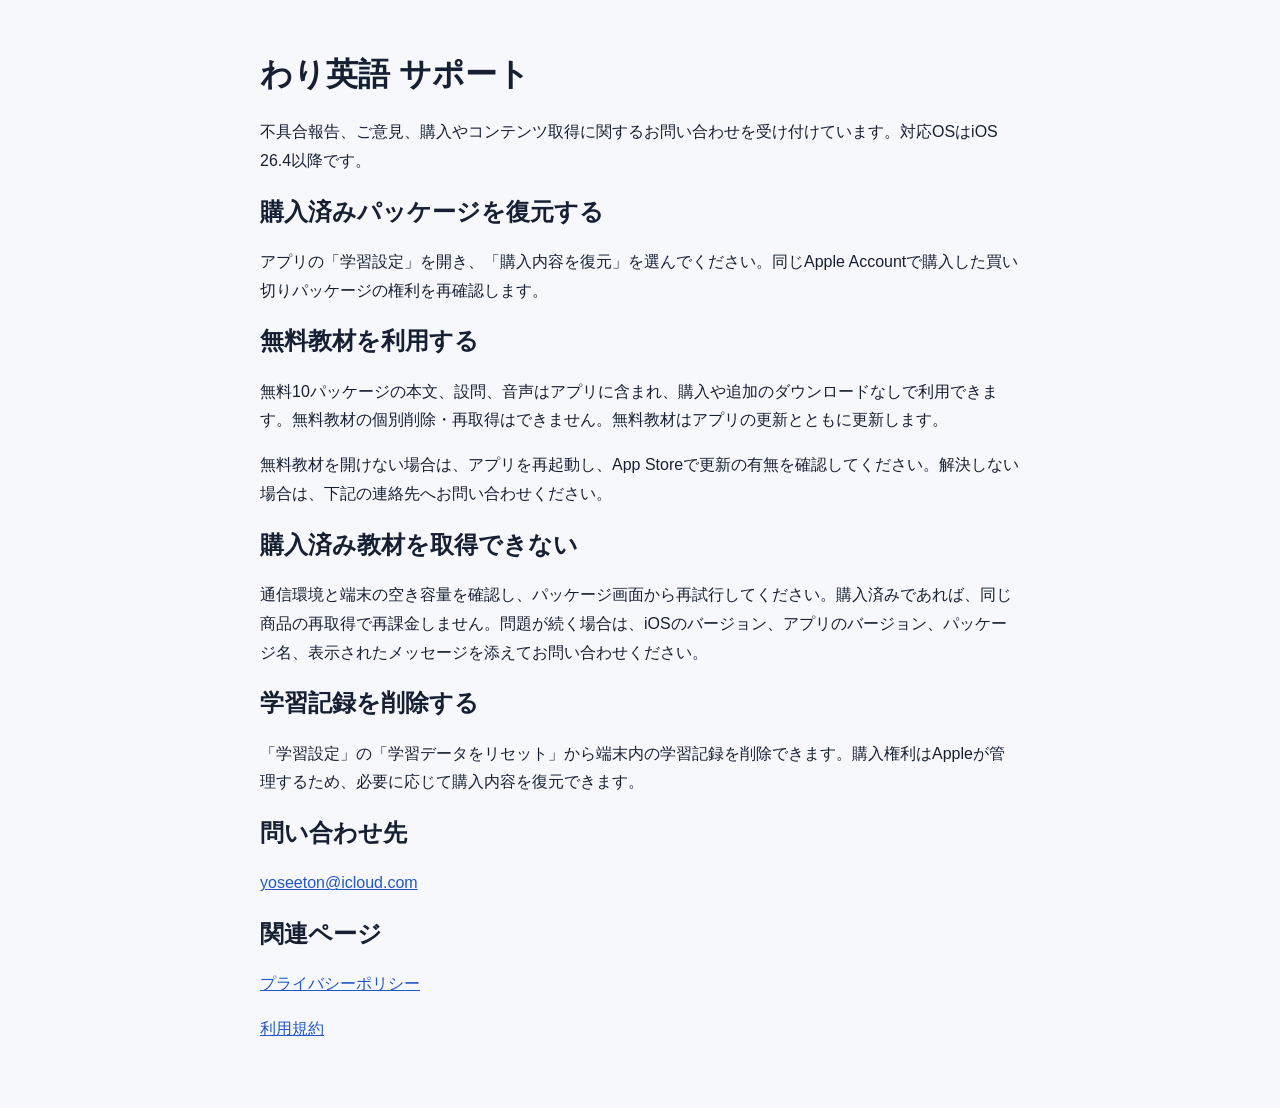
<file: warieigo/support.html>
<!doctype html>
<html lang="ja">
  <head>
    <meta charset="utf-8">
    <meta name="viewport" content="width=device-width, initial-scale=1">
    <title>わり英語 サポート</title>
    <style>
      body { margin: 0; font-family: -apple-system, BlinkMacSystemFont, "Hiragino Sans", "Noto Sans JP", sans-serif; line-height: 1.8; color: #172033; background: #f6f8fc; }
      main { max-width: 760px; margin: 0 auto; padding: 32px 20px 48px; }
      h1, h2 { line-height: 1.35; }
      a { color: #2457c5; }
    </style>
  </head>
  <body>
    <main>
      <h1>わり英語 サポート</h1>
      <p>不具合報告、ご意見、購入やコンテンツ取得に関するお問い合わせを受け付けています。対応OSはiOS 26.4以降です。</p>

      <h2>購入済みパッケージを復元する</h2>
      <p>アプリの「学習設定」を開き、「購入内容を復元」を選んでください。同じApple Accountで購入した買い切りパッケージの権利を再確認します。</p>

      <h2>無料教材を利用する</h2>
      <p>無料10パッケージの本文、設問、音声はアプリに含まれ、購入や追加のダウンロードなしで利用できます。無料教材の個別削除・再取得はできません。無料教材はアプリの更新とともに更新します。</p>
      <p>無料教材を開けない場合は、アプリを再起動し、App Storeで更新の有無を確認してください。解決しない場合は、下記の連絡先へお問い合わせください。</p>

      <h2>購入済み教材を取得できない</h2>
      <p>通信環境と端末の空き容量を確認し、パッケージ画面から再試行してください。購入済みであれば、同じ商品の再取得で再課金しません。問題が続く場合は、iOSのバージョン、アプリのバージョン、パッケージ名、表示されたメッセージを添えてお問い合わせください。</p>

      <h2>学習記録を削除する</h2>
      <p>「学習設定」の「学習データをリセット」から端末内の学習記録を削除できます。購入権利はAppleが管理するため、必要に応じて購入内容を復元できます。</p>

      <h2>問い合わせ先</h2>
      <p><a href="mailto:yoseeton@icloud.com">yoseeton@icloud.com</a></p>

      <h2>関連ページ</h2>
      <p><a href="./privacy.html">プライバシーポリシー</a></p>
      <p><a href="./terms.html">利用規約</a></p>
    </main>
  </body>
</html>
</file>
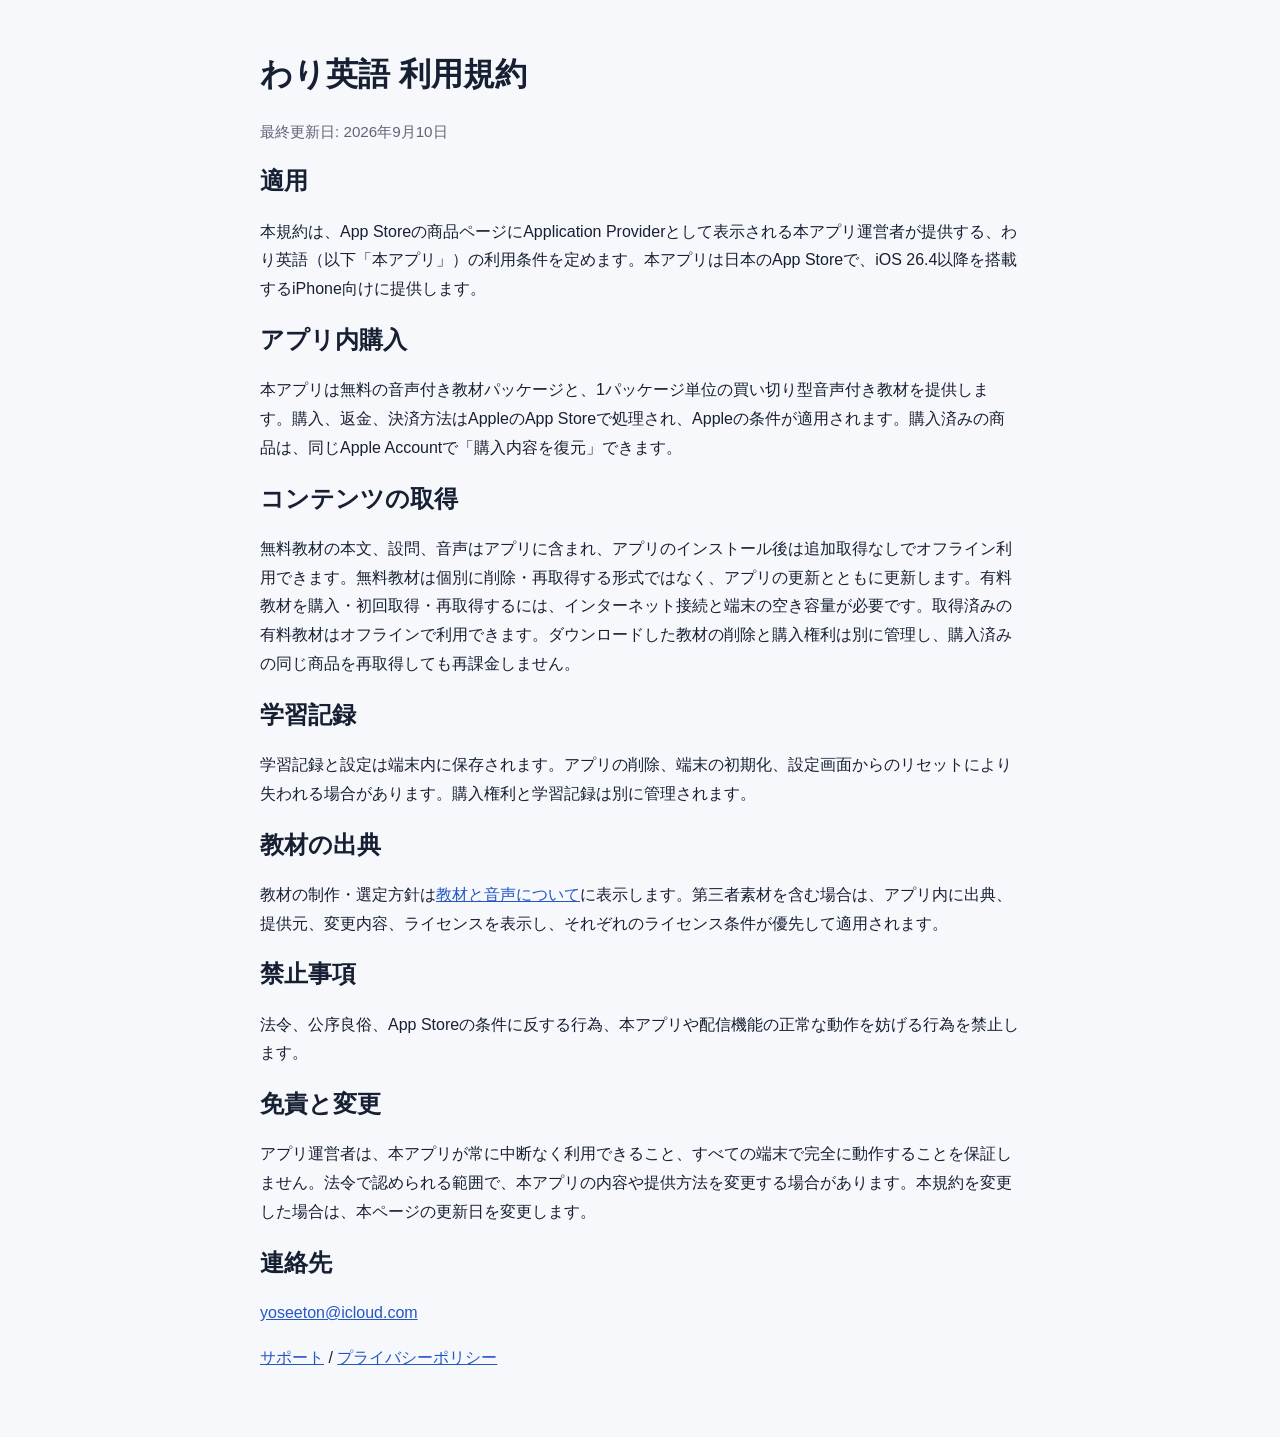
<file: warieigo/terms.html>
<!doctype html>
<html lang="ja">
  <head>
    <meta charset="utf-8">
    <meta name="viewport" content="width=device-width, initial-scale=1">
    <title>わり英語 利用規約</title>
    <style>
      body { margin: 0; font-family: -apple-system, BlinkMacSystemFont, "Hiragino Sans", "Noto Sans JP", sans-serif; line-height: 1.8; color: #172033; background: #f6f8fc; }
      main { max-width: 760px; margin: 0 auto; padding: 32px 20px 48px; }
      h1, h2 { line-height: 1.35; }
      a { color: #2457c5; }
      .updated { color: #5d6575; font-size: 0.95rem; }
    </style>
  </head>
  <body>
    <main>
      <h1>わり英語 利用規約</h1>
      <p class="updated">最終更新日: 2026年9月10日</p>

      <h2>適用</h2>
      <p>本規約は、App Storeの商品ページにApplication Providerとして表示される本アプリ運営者が提供する、わり英語（以下「本アプリ」）の利用条件を定めます。本アプリは日本のApp Storeで、iOS 26.4以降を搭載するiPhone向けに提供します。</p>

      <h2>アプリ内購入</h2>
      <p>本アプリは無料の音声付き教材パッケージと、1パッケージ単位の買い切り型音声付き教材を提供します。購入、返金、決済方法はAppleのApp Storeで処理され、Appleの条件が適用されます。購入済みの商品は、同じApple Accountで「購入内容を復元」できます。</p>

      <h2>コンテンツの取得</h2>
      <p>無料教材の本文、設問、音声はアプリに含まれ、アプリのインストール後は追加取得なしでオフライン利用できます。無料教材は個別に削除・再取得する形式ではなく、アプリの更新とともに更新します。有料教材を購入・初回取得・再取得するには、インターネット接続と端末の空き容量が必要です。取得済みの有料教材はオフラインで利用できます。ダウンロードした教材の削除と購入権利は別に管理し、購入済みの同じ商品を再取得しても再課金しません。</p>

      <h2>学習記録</h2>
      <p>学習記録と設定は端末内に保存されます。アプリの削除、端末の初期化、設定画面からのリセットにより失われる場合があります。購入権利と学習記録は別に管理されます。</p>

      <h2>教材の出典</h2>
      <p>教材の制作・選定方針は<a href="./original-content.html">教材と音声について</a>に表示します。第三者素材を含む場合は、アプリ内に出典、提供元、変更内容、ライセンスを表示し、それぞれのライセンス条件が優先して適用されます。</p>

      <h2>禁止事項</h2>
      <p>法令、公序良俗、App Storeの条件に反する行為、本アプリや配信機能の正常な動作を妨げる行為を禁止します。</p>

      <h2>免責と変更</h2>
      <p>アプリ運営者は、本アプリが常に中断なく利用できること、すべての端末で完全に動作することを保証しません。法令で認められる範囲で、本アプリの内容や提供方法を変更する場合があります。本規約を変更した場合は、本ページの更新日を変更します。</p>

      <h2>連絡先</h2>
      <p><a href="mailto:yoseeton@icloud.com">yoseeton@icloud.com</a></p>
      <p><a href="./support.html">サポート</a> / <a href="./privacy.html">プライバシーポリシー</a></p>
    </main>
  </body>
</html>
</file>
<file: isekai/style.css>
:root {
  color-scheme: light dark;
  --background: #faf8f3;
  --ink: #25291f;
  --muted: #55594d;
  --line: #cfcebf;
  --link: #2f593c;
  font-family: -apple-system, BlinkMacSystemFont, "Hiragino Sans", sans-serif;
  color: var(--ink);
  background: var(--background);
  line-height: 1.75;
}
@media (prefers-color-scheme: dark) {
  :root {
    --background: #1b1e1a;
    --ink: #eeeede;
    --muted: #c1c7b9;
    --line: #51564e;
    --link: #b7d8ac;
  }
}
* { box-sizing: border-box; }
body { margin: 0 auto; max-width: 46rem; padding: 1.5rem max(1rem, 5%) 4rem; }
nav { display: flex; flex-wrap: wrap; gap: .2rem .95rem; border-bottom: 1px solid var(--line); padding-bottom: .75rem; }
nav a { display: inline-flex; align-items: center; min-height: 44px; }
nav a[aria-current] { font-weight: 700; text-decoration-thickness: 2px; }
article { padding-top: 1.8rem; }
article[hidden] { display: none; }
.app { color: var(--muted); font-size: .92rem; margin: 0; }
h1 { font-size: clamp(1.9rem, 5vw, 2.6rem); line-height: 1.25; margin: .2rem 0 1rem; }
h2 { font-size: 1.23rem; line-height: 1.45; margin: 2rem 0 .35rem; }
p { margin: .55rem 0; }
a { color: var(--link); text-underline-offset: .18em; }
a:focus-visible { outline: 2px solid var(--link); outline-offset: 3px; }
footer { margin-top: 2rem; padding-top: 1rem; border-top: 1px solid var(--line); }
</file>
